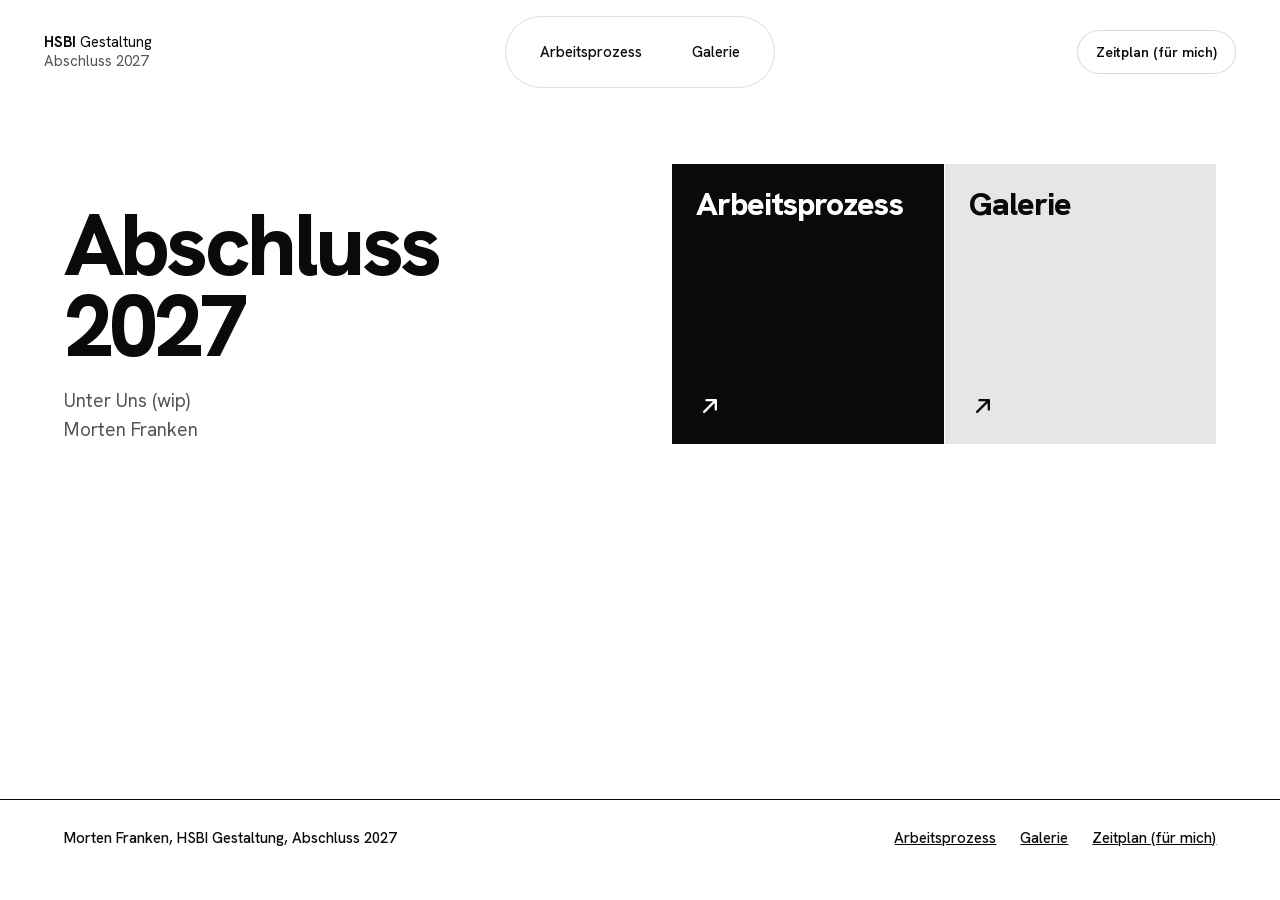
<file: index.html>
<!doctype html>
<html lang="de">
<head>
<meta charset="utf-8">
<meta name="viewport" content="width=device-width, initial-scale=1">
<title>Abschluss 2027, Morten Franken</title>
<meta name="description" content="Dokumentation der Bachelorarbeit Gestaltung von Morten Franken an der HSBI: Arbeitsprozess, Galerie und Termine.">
<meta name="author" content="Morten Franken">
<link rel="icon" href="assets/favicon.svg" type="image/svg+xml">
<link rel="stylesheet" href="assets/style.css">
</head>
<body class="pg">
<div class="nav-fix">
<header class="hdr"><div class="hdr-in">
<a class="brand" href="index.html" aria-label="Startseite, HSBI Gestaltung, Abschluss 2027"><span class="mark"><svg width="20" height="20" viewBox="0 0 24 24" fill="none" stroke="currentColor" stroke-width="1.8" stroke-linecap="round" stroke-linejoin="round" aria-hidden="true"><path d="M4 11l8-7 8 7v8a1 1 0 0 1-1 1h-4v-6H9v6H5a1 1 0 0 1-1-1z"/></svg></span><span class="brand-t"><b>HSBI</b> Gestaltung<span>Abschluss 2027</span></span></a>
<nav aria-label="Hauptnavigation"><ul class="pill"><li><a class="pi" href="arbeitsprozess.html">Arbeitsprozess</a></li><li><a class="pi" href="galerie.html">Galerie</a></li><li class="m-only"><a class="pi" href="termine.html">Zeitplan (für mich)</a></li></ul></nav>
<div class="act"><a class="chip" href="termine.html">Zeitplan (für mich)</a></div>
</div></header>

</div>
<main>
<section class="wrap hero" aria-labelledby="h1">
<div>

<h1 class="h1" id="h1">Abschluss<span class="yr">2027</span></h1>
<p class="lead">Unter Uns (wip)<br>Morten Franken</p>
</div>
<div class="tiles">
<a class="tile k" href="arbeitsprozess.html"><div><p class="tt">Arbeitsprozess</p></div><svg width="28" height="28" viewBox="0 0 24 24" fill="none" stroke="currentColor" stroke-width="2" stroke-linecap="round" stroke-linejoin="round" aria-hidden="true"><path d="M7 17L17 7M9 7h8v8"/></svg></a>
<a class="tile" href="galerie.html"><div><p class="tt">Galerie</p></div><svg width="28" height="28" viewBox="0 0 24 24" fill="none" stroke="currentColor" stroke-width="2" stroke-linecap="round" stroke-linejoin="round" aria-hidden="true"><path d="M7 17L17 7M9 7h8v8"/></svg></a>
</div>
</section>
</main>
<footer class="foot"><div class="wrap foot-in"><p>Morten Franken, HSBI Gestaltung, Abschluss 2027</p><nav class="flk" aria-label="Fußnavigation"><a href="arbeitsprozess.html">Arbeitsprozess</a><a href="galerie.html">Galerie</a><a href="termine.html">Zeitplan (für mich)</a></nav></div></footer>

</body>
</html>
</file>
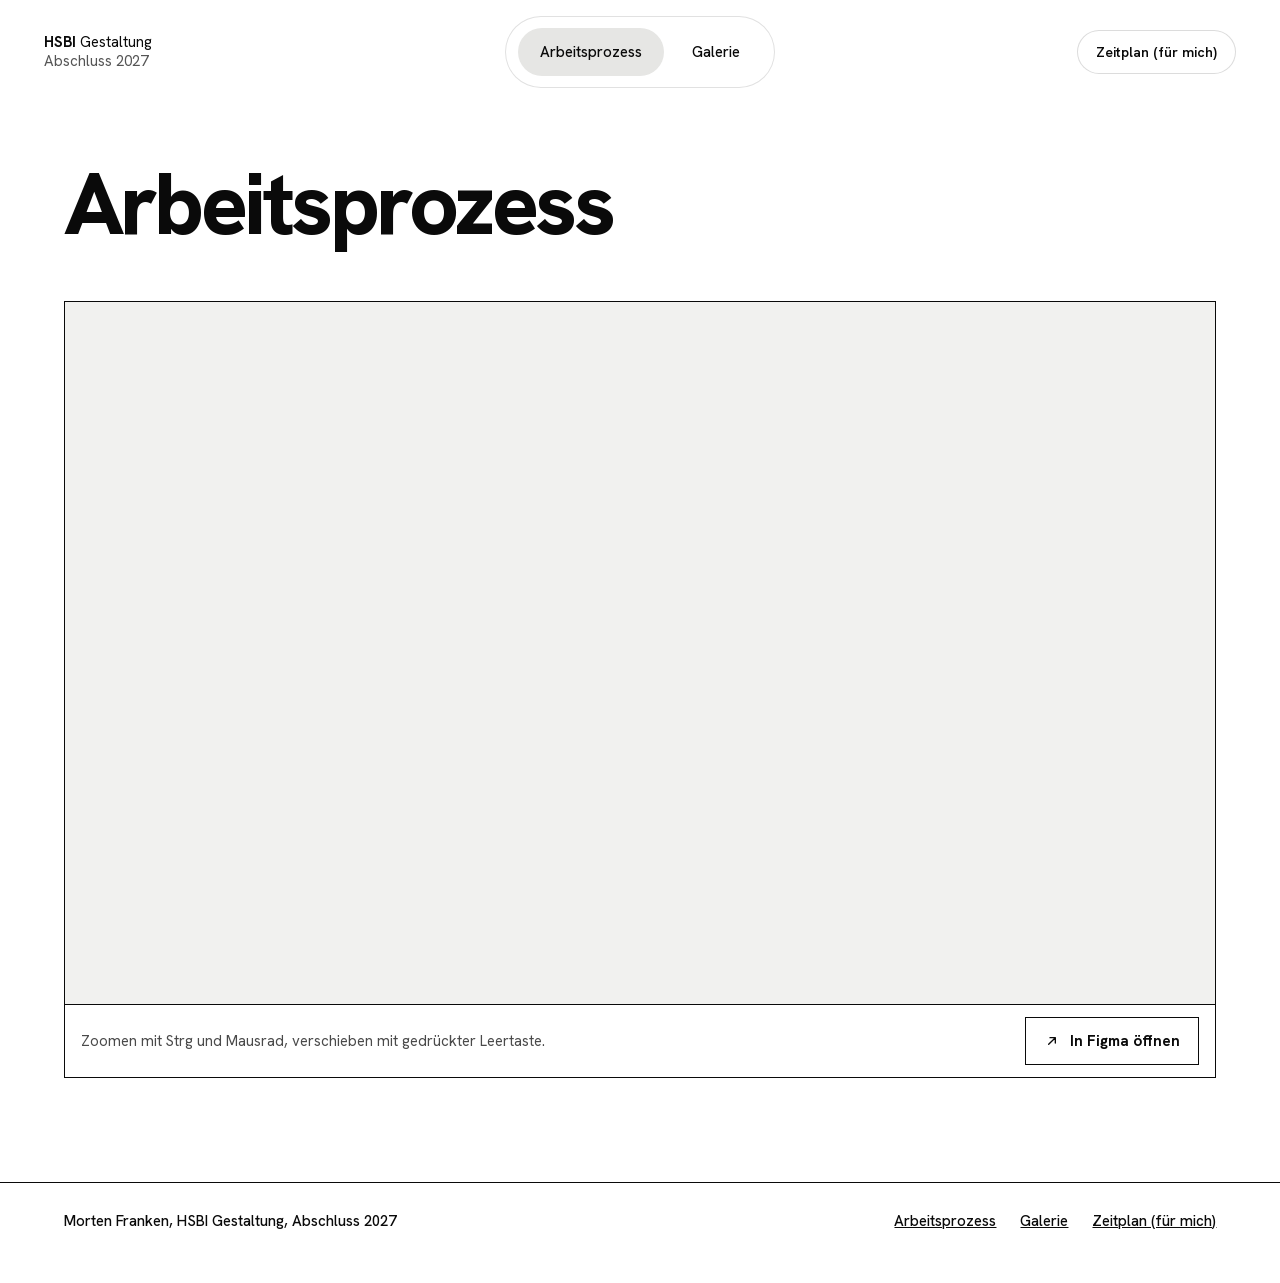
<file: arbeitsprozess.html>
<!doctype html>
<html lang="de">
<head>
<meta charset="utf-8">
<meta name="viewport" content="width=device-width, initial-scale=1">
<title>Arbeitsprozess, Morten Franken</title>
<meta name="description" content="Arbeitsprozess der Bachelorarbeit von Morten Franken.">
<meta name="author" content="Morten Franken">
<link rel="icon" href="assets/favicon.svg" type="image/svg+xml">
<link rel="stylesheet" href="assets/style.css">
</head>
<body class="pg">
<div class="nav-fix">
<header class="hdr"><div class="hdr-in">
<a class="brand" href="index.html" aria-label="Startseite, HSBI Gestaltung, Abschluss 2027"><span class="mark"><svg width="20" height="20" viewBox="0 0 24 24" fill="none" stroke="currentColor" stroke-width="1.8" stroke-linecap="round" stroke-linejoin="round" aria-hidden="true"><path d="M4 11l8-7 8 7v8a1 1 0 0 1-1 1h-4v-6H9v6H5a1 1 0 0 1-1-1z"/></svg></span><span class="brand-t"><b>HSBI</b> Gestaltung<span>Abschluss 2027</span></span></a>
<nav aria-label="Hauptnavigation"><ul class="pill"><li><a class="pi" href="arbeitsprozess.html" aria-current="page">Arbeitsprozess</a></li><li><a class="pi" href="galerie.html">Galerie</a></li><li class="m-only"><a class="pi" href="termine.html">Zeitplan (für mich)</a></li></ul></nav>
<div class="act"><a class="chip" href="termine.html">Zeitplan (für mich)</a></div>
</div></header>

</div>
<main>
<section class="wrap hero" aria-labelledby="h1"><div><h1 class="h1" id="h1">Arbeits&shy;prozess</h1></div></section>
<section class="wrap" id="figma" aria-labelledby="figma-h" style="padding-bottom:8px"> 
<div class="fig"><iframe title="Bachelorarbeit in Figma" loading="lazy" allowfullscreen src="https://embed.figma.com/design/9hA4L1HAoFILn8B7A2Mqr0/Bachelorarbeit?node-id=1-3&amp;embed-host=share"></iframe>
<div class="fig-bar"><p>Zoomen mit Strg und Mausrad, verschieben mit gedrückter Leertaste.</p><a class="btn" href="https://www.figma.com/design/9hA4L1HAoFILn8B7A2Mqr0/Bachelorarbeit?node-id=32-435" target="_blank" rel="noopener"><svg width="16" height="16" viewBox="0 0 24 24" fill="none" stroke="currentColor" stroke-width="2" stroke-linecap="round" stroke-linejoin="round" aria-hidden="true"><path d="M7 17L17 7M9 7h8v8"/></svg><span>In Figma öffnen</span></a></div></div>
</section>
</main>
<footer class="foot"><div class="wrap foot-in"><p>Morten Franken, HSBI Gestaltung, Abschluss 2027</p><nav class="flk" aria-label="Fußnavigation"><a href="arbeitsprozess.html">Arbeitsprozess</a><a href="galerie.html">Galerie</a><a href="termine.html">Zeitplan (für mich)</a></nav></div></footer>

</body>
</html>
</file>
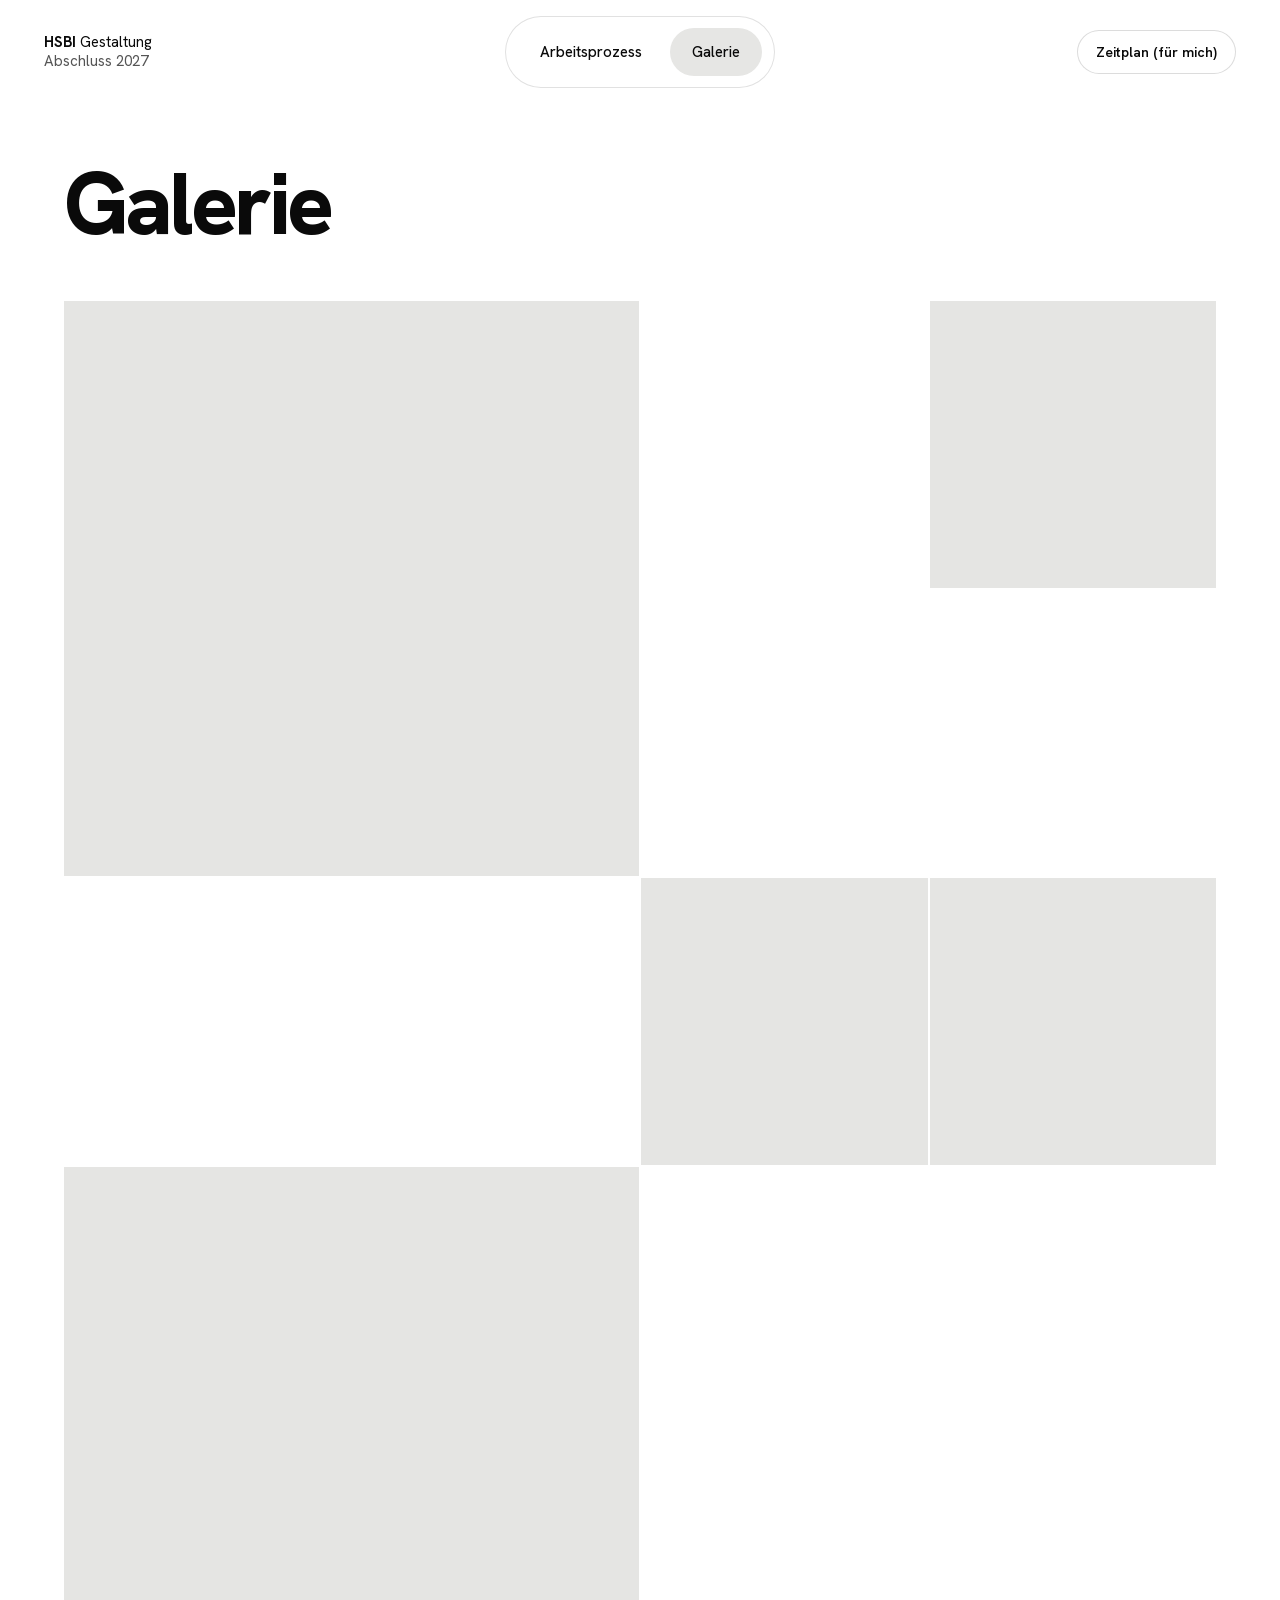
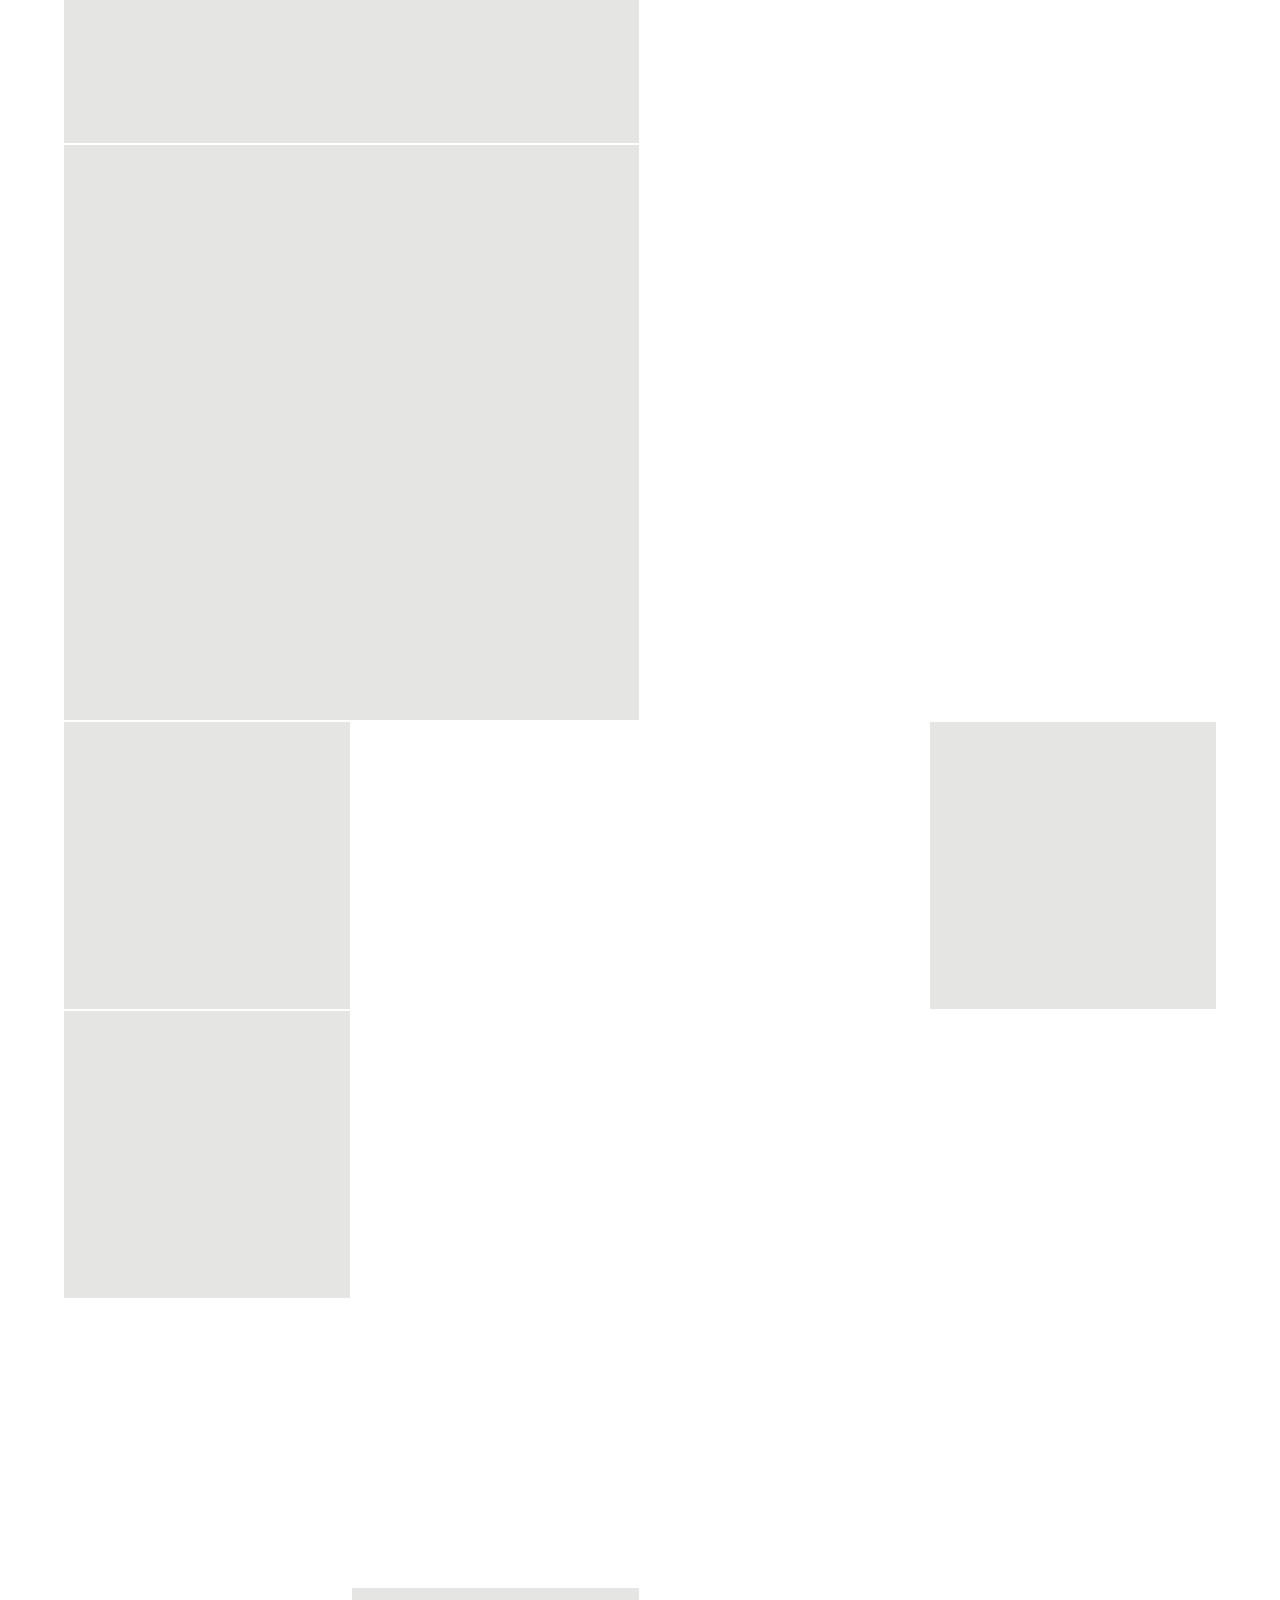
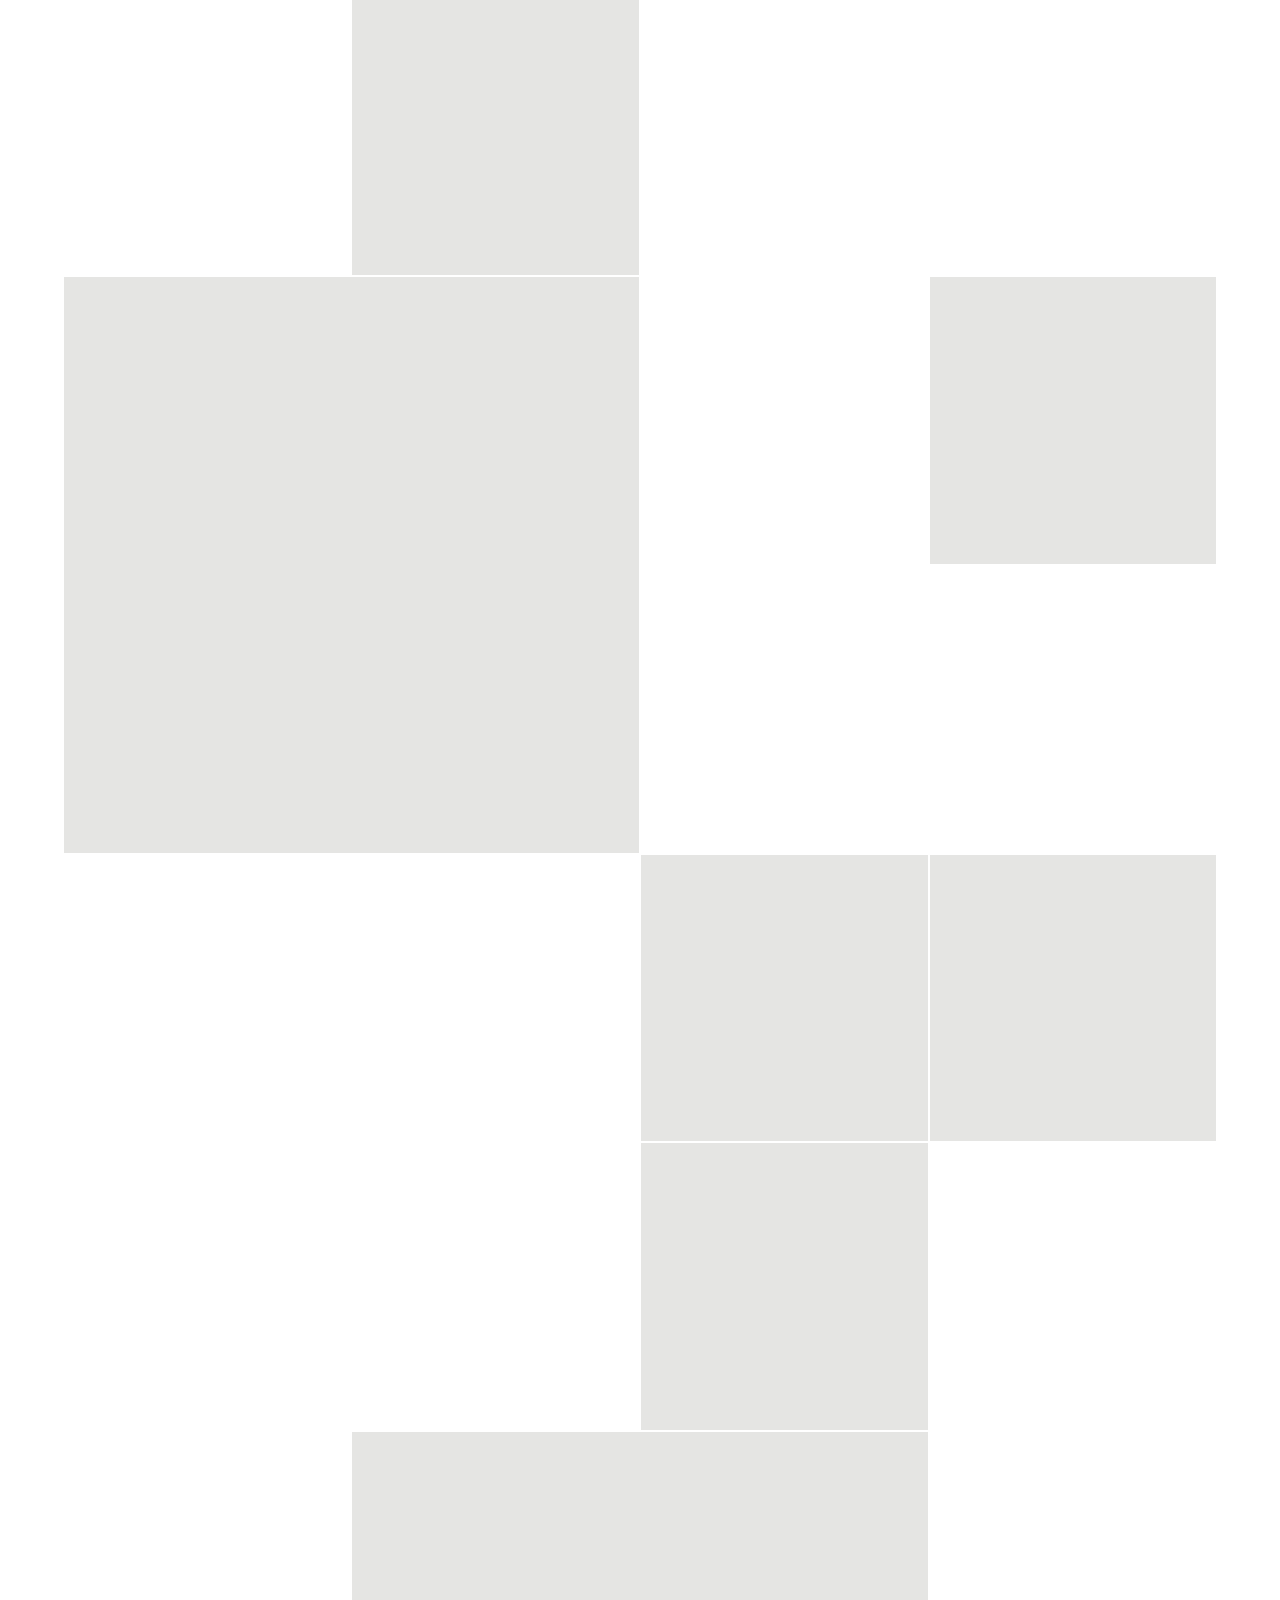
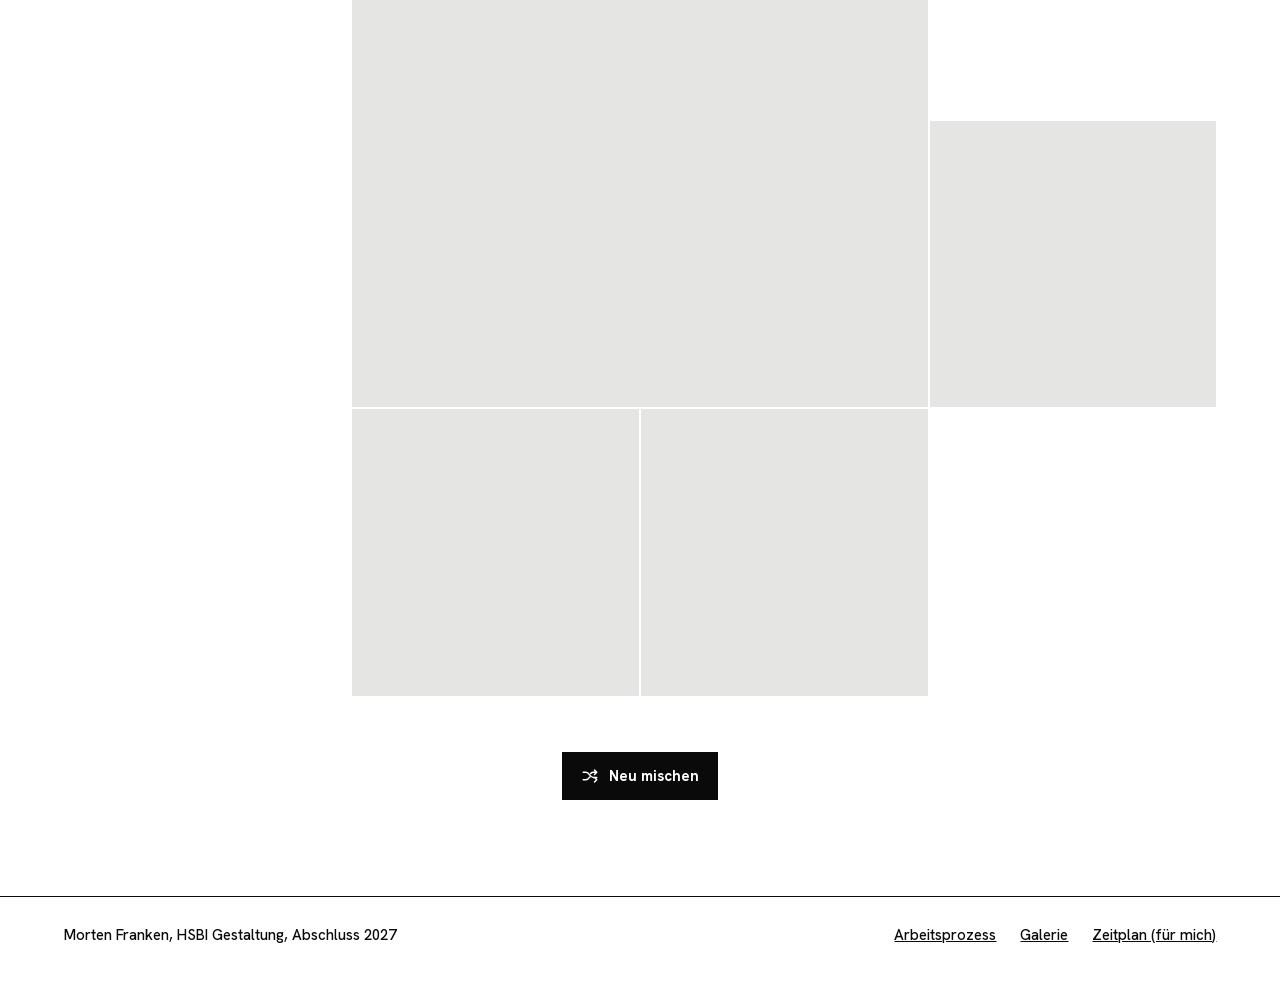
<file: galerie.html>
<!doctype html>
<html lang="de">
<head>
<meta charset="utf-8">
<meta name="viewport" content="width=device-width, initial-scale=1">
<title>Galerie, Morten Franken</title>
<meta name="description" content="Galerie der Bachelorarbeit von Morten Franken.">
<meta name="author" content="Morten Franken">
<link rel="icon" href="assets/favicon.svg" type="image/svg+xml">
<link rel="stylesheet" href="assets/style.css">
</head>
<body class="pg">
<div class="nav-fix">
<header class="hdr"><div class="hdr-in">
<a class="brand" href="index.html" aria-label="Startseite, HSBI Gestaltung, Abschluss 2027"><span class="mark"><svg width="20" height="20" viewBox="0 0 24 24" fill="none" stroke="currentColor" stroke-width="1.8" stroke-linecap="round" stroke-linejoin="round" aria-hidden="true"><path d="M4 11l8-7 8 7v8a1 1 0 0 1-1 1h-4v-6H9v6H5a1 1 0 0 1-1-1z"/></svg></span><span class="brand-t"><b>HSBI</b> Gestaltung<span>Abschluss 2027</span></span></a>
<nav aria-label="Hauptnavigation"><ul class="pill"><li><a class="pi" href="arbeitsprozess.html">Arbeitsprozess</a></li><li><a class="pi" href="galerie.html" aria-current="page">Galerie</a></li><li class="m-only"><a class="pi" href="termine.html">Zeitplan (für mich)</a></li></ul></nav>
<div class="act"><a class="chip" href="termine.html">Zeitplan (für mich)</a></div>
</div></header>

</div>
<main>
<section class="wrap hero" aria-labelledby="h1"><div><h1 class="h1" id="h1">Galerie</h1></div></section>
<section class="wrap" id="galerie" aria-label="Bilder, Platzhalter"><ul class="gal"><li class="l" style="--r:1;--c:1"></li><li class="s" style="--r:1;--c:4"></li><li class="s" style="--r:3;--c:3"></li><li class="s" style="--r:3;--c:4"></li><li class="l" style="--r:4;--c:1"></li><li class="l" style="--r:6;--c:1"></li><li class="s" style="--r:8;--c:1"></li><li class="s" style="--r:8;--c:4"></li><li class="s" style="--r:9;--c:1"></li><li class="s" style="--r:11;--c:2"></li><li class="l" style="--r:12;--c:1"></li><li class="s" style="--r:12;--c:4"></li><li class="s" style="--r:14;--c:3"></li><li class="s" style="--r:14;--c:4"></li><li class="s" style="--r:15;--c:3"></li><li class="l" style="--r:16;--c:2"></li><li class="s" style="--r:17;--c:4"></li><li class="s" style="--r:18;--c:2"></li><li class="s" style="--r:18;--c:3"></li></ul><div class="gal-act"><button class="btn pri" id="shuffle" type="button"><svg width="18" height="18" viewBox="0 0 24 24" fill="none" stroke="currentColor" stroke-width="2" stroke-linecap="round" stroke-linejoin="round" aria-hidden="true"><path d="M3 7h3.5c2.5 0 3.6 1.4 5 3.5s2.5 3.5 5 3.5H21M3 17h3.5c2.5 0 3.6-1.4 5-3.5M21 7h-4.5c-1.6 0-2.7.6-3.6 1.6M18 4l3 3-3 3M18 14l3 3-3 3"/></svg><span>Neu mischen</span></button></div></section>
</main>
<footer class="foot"><div class="wrap foot-in"><p>Morten Franken, HSBI Gestaltung, Abschluss 2027</p><nav class="flk" aria-label="Fußnavigation"><a href="arbeitsprozess.html">Arbeitsprozess</a><a href="galerie.html">Galerie</a><a href="termine.html">Zeitplan (für mich)</a></nav></div></footer>
<script src="assets/galerie.js"></script>
</body>
</html>
</file>
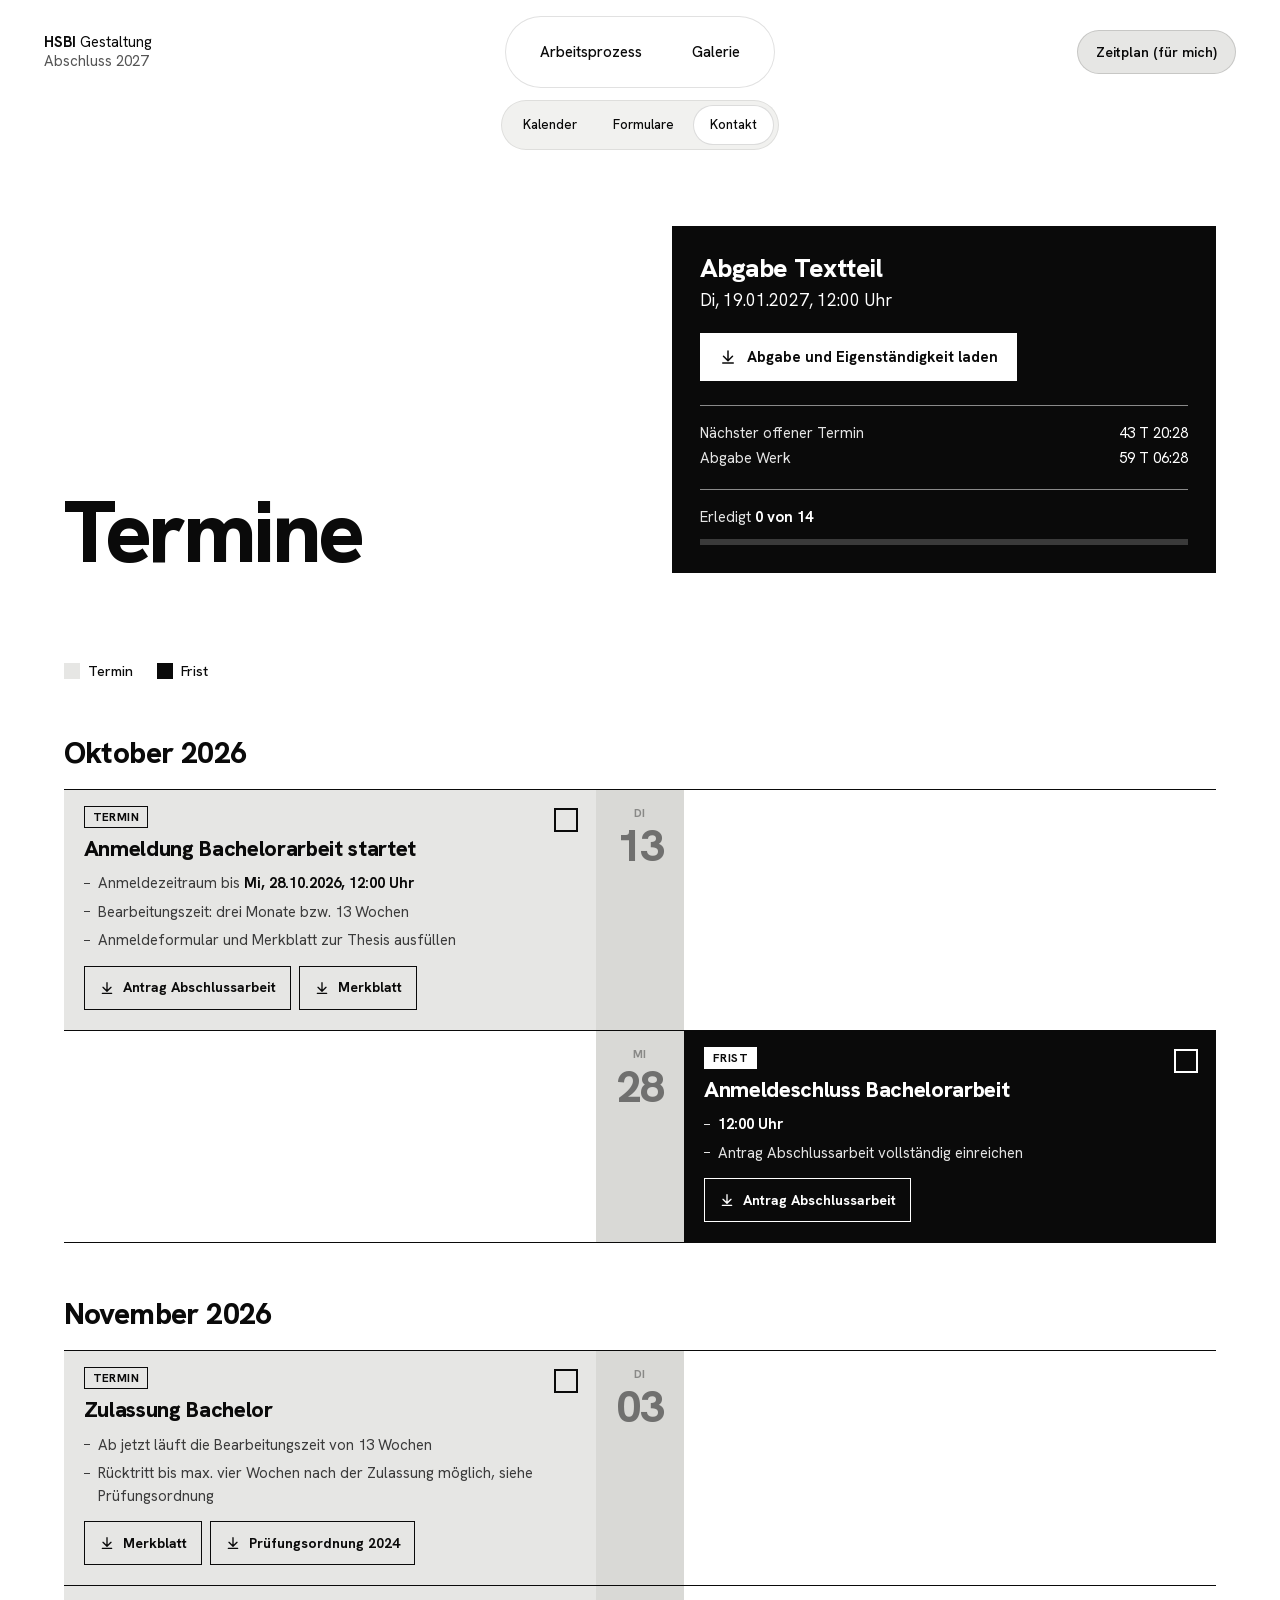
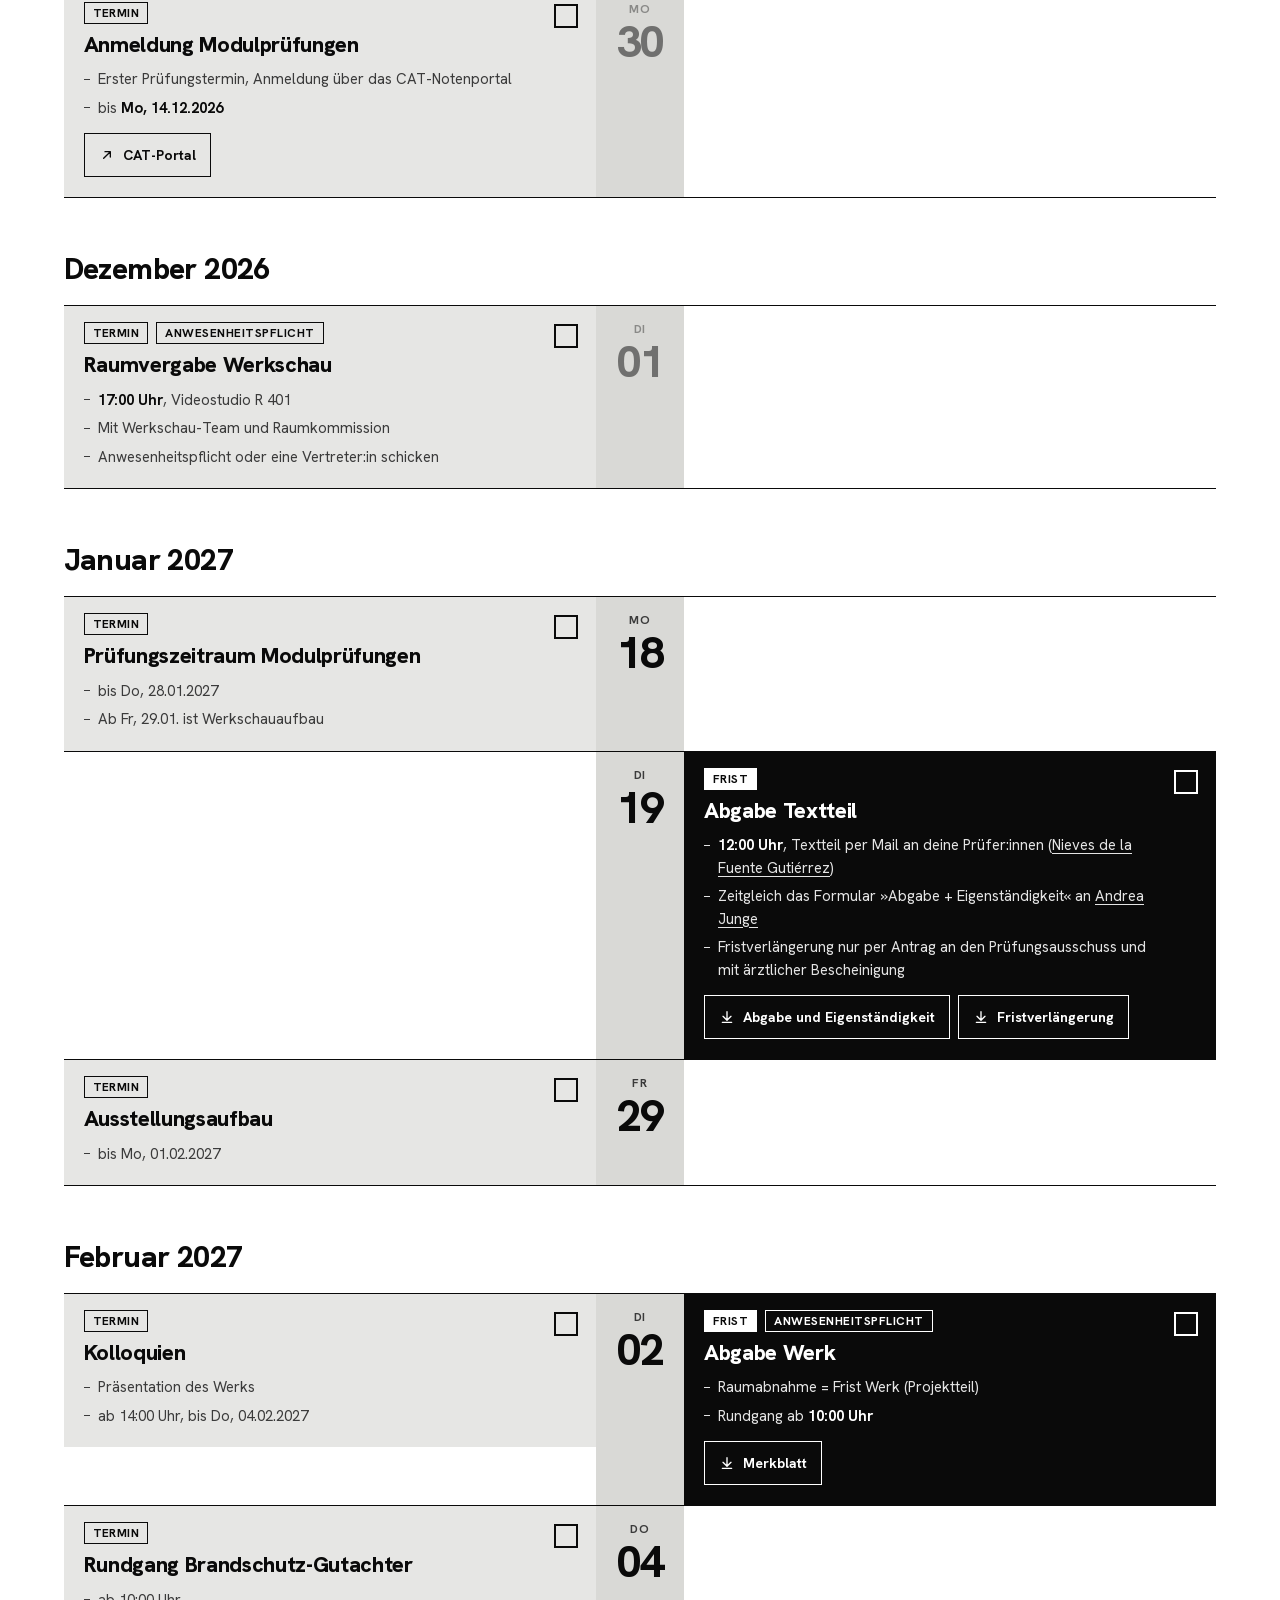
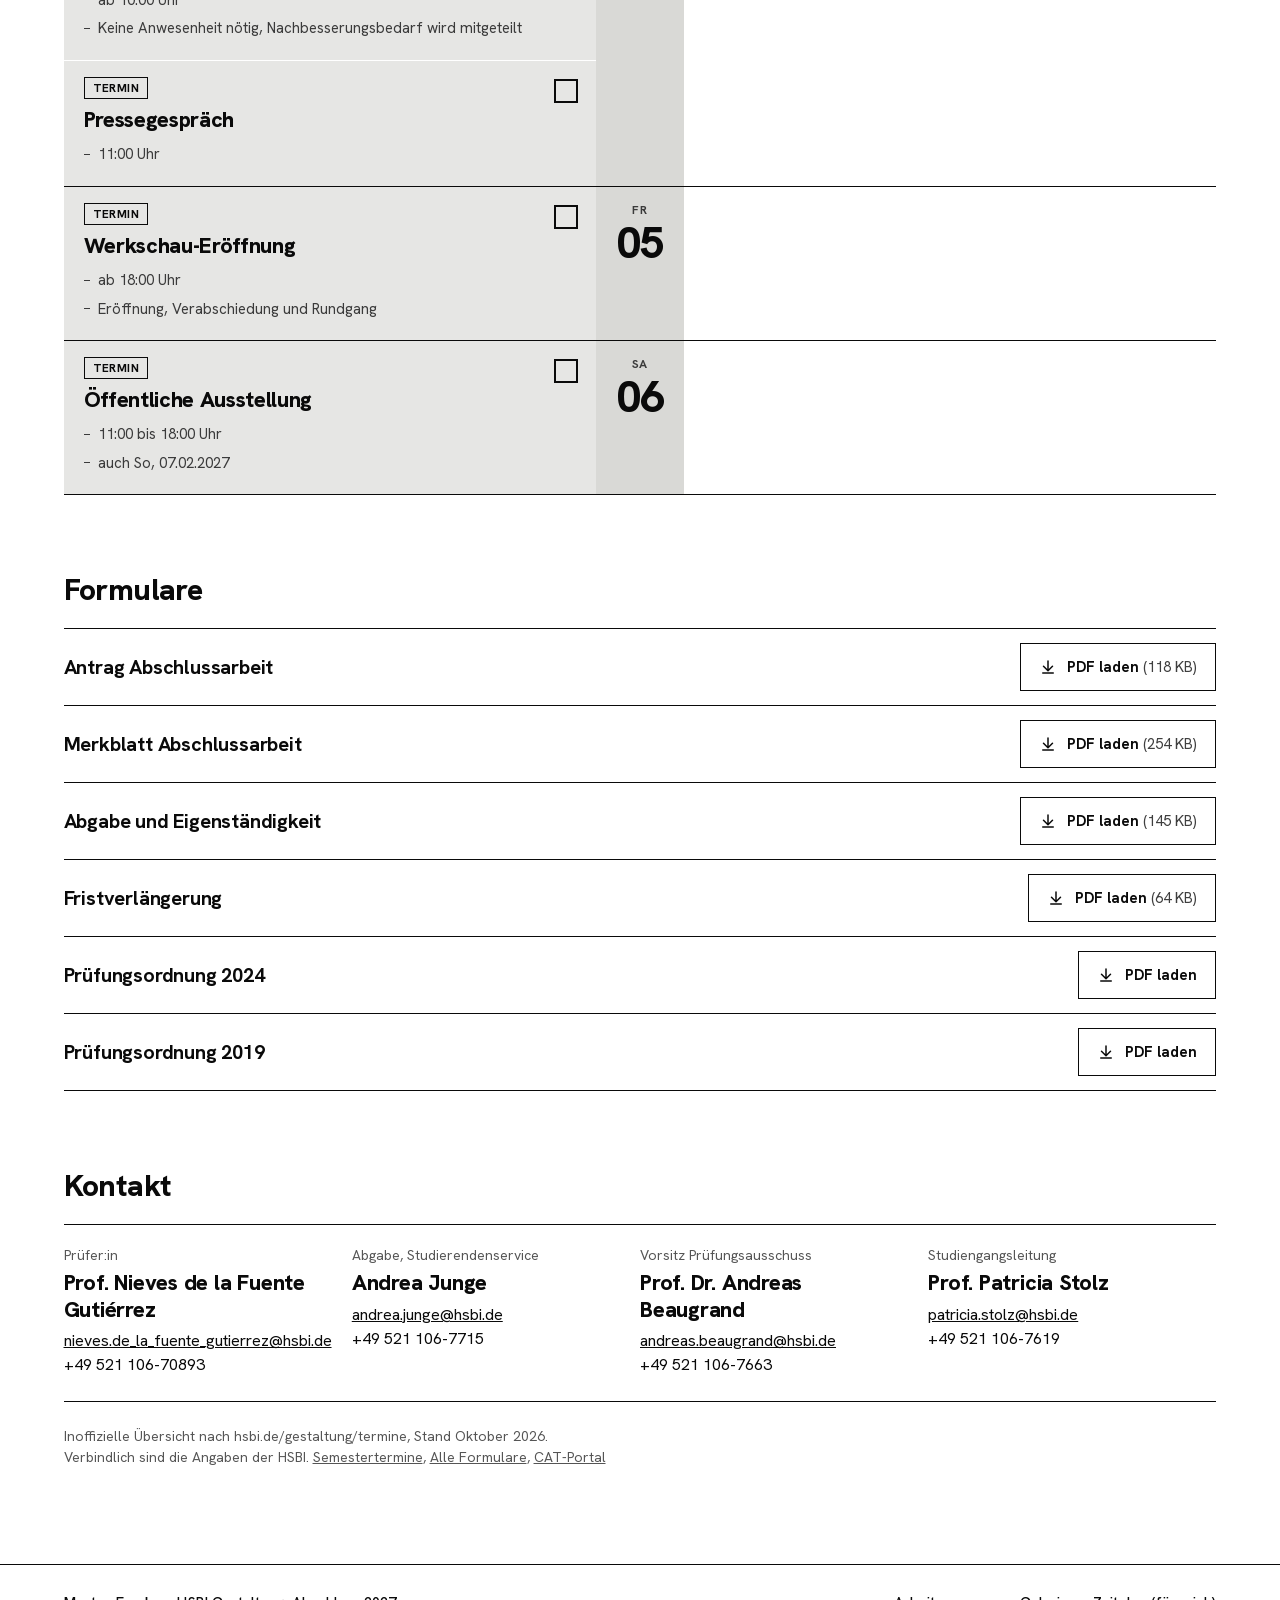
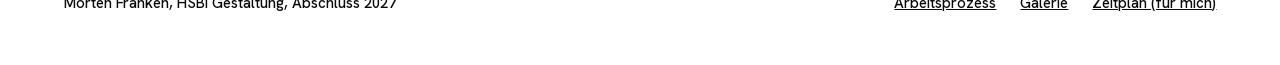
<file: termine.html>
<!doctype html>
<html lang="de">
<head>
<meta charset="utf-8">
<meta name="viewport" content="width=device-width, initial-scale=1">
<title>Termine, Morten Franken</title>
<meta name="description" content="Termine, Fristen und Formulare für die Bachelorarbeit Gestaltung an der HSBI, Abschluss Februar 2027.">
<meta name="author" content="Morten Franken">
<link rel="icon" href="assets/favicon.svg" type="image/svg+xml">
<link rel="stylesheet" href="assets/style.css">
</head>
<body class="pg">
<div class="nav-fix">
<header class="hdr"><div class="hdr-in">
<a class="brand" href="index.html" aria-label="Startseite, HSBI Gestaltung, Abschluss 2027"><span class="mark"><svg width="20" height="20" viewBox="0 0 24 24" fill="none" stroke="currentColor" stroke-width="1.8" stroke-linecap="round" stroke-linejoin="round" aria-hidden="true"><path d="M4 11l8-7 8 7v8a1 1 0 0 1-1 1h-4v-6H9v6H5a1 1 0 0 1-1-1z"/></svg></span><span class="brand-t"><b>HSBI</b> Gestaltung<span>Abschluss 2027</span></span></a>
<nav aria-label="Hauptnavigation"><ul class="pill"><li><a class="pi" href="arbeitsprozess.html">Arbeitsprozess</a></li><li><a class="pi" href="galerie.html">Galerie</a></li><li class="m-only"><a class="pi" href="termine.html" aria-current="page">Zeitplan (für mich)</a></li></ul></nav>
<div class="act"><a class="chip" href="termine.html" aria-current="page">Zeitplan (für mich)</a></div>
</div></header>
<div class="sub"><nav class="sub-in" aria-label="Abschnitte dieser Seite"><a class="si on" href="#kalender" aria-current="true">Kalender</a><a class="si" href="#formulare">Formulare</a><a class="si" href="#kontakt">Kontakt</a></nav></div>
</div>
<main>
<section class="wrap hero" aria-labelledby="h1">
<div><h1 class="h1" id="h1">Termine</h1></div>
<div class="next">
<p class="tt" id="nextTitle">&ndash;</p>
<p class="dd" id="nextDate"></p>
<a class="btn" id="nextHref" href="#" target="_blank" rel="noopener" hidden><svg width="18" height="18" viewBox="0 0 24 24" fill="none" stroke="currentColor" stroke-width="2" stroke-linecap="round" stroke-linejoin="round" aria-hidden="true"><path d="M12 4v12M6 11l6 6 6-6M5 20h14"/></svg><span>PDF laden</span></a>
<div class="timers" role="timer" aria-label="Restzeit">
<p><span class="tl">Nächster offener Termin</span><span id="tNext">&ndash;</span></p>
<p><span class="tl">Abgabe Werk</span><span id="tEnd">&ndash;</span></p>
</div>
<div class="prog">
<div class="prog-h"><span><span class="tl">Erledigt</span> <strong id="progTxt" aria-live="polite">0 von 0</strong></span>
<button class="reset" id="reset" type="button" hidden>Zurücksetzen</button></div>
<div class="bar" aria-hidden="true"><i id="progBar" style="width:0%"></i></div>
</div>
</div>
</section>
<section class="wrap" id="kalender" aria-label="Kalender">
<div class="legend"><span class="lg"><i class="sw"></i>Termin</span><span class="lg"><i class="sw f"></i>Frist</span></div>
<div id="cal"></div>
</section>
<section class="wrap" id="formulare" aria-labelledby="formulare-h" style="padding-top:72px">
<h2 class="sec-h" id="formulare-h">Formulare</h2>
<ul class="dl-list" id="forms"></ul>
</section>
<section class="wrap" id="kontakt" aria-labelledby="kontakt-h" style="padding-top:72px">
<h2 class="sec-h" id="kontakt-h">Kontakt</h2>
<div class="people">
<div class="person"><p class="r">Prüfer:in</p><p class="nm">Prof. Nieves de la Fuente Gutiérrez</p><p class="c"><a href="mailto:nieves.de_la_fuente_gutierrez@hsbi.de">nieves.de_la_fuente_gutierrez@hsbi.de</a><br>+49 521 106-70893</p></div>
<div class="person"><p class="r">Abgabe, Studierendenservice</p><p class="nm">Andrea Junge</p><p class="c"><a href="mailto:andrea.junge@hsbi.de">andrea.junge@hsbi.de</a><br>+49 521 106-7715</p></div>
<div class="person"><p class="r">Vorsitz Prüfungsausschuss</p><p class="nm">Prof. Dr. Andreas Beaugrand</p><p class="c"><a href="mailto:andreas.beaugrand@hsbi.de">andreas.beaugrand@hsbi.de</a><br>+49 521 106-7663</p></div>
<div class="person"><p class="r">Studiengangsleitung</p><p class="nm">Prof. Patricia Stolz</p><p class="c"><a href="mailto:patricia.stolz@hsbi.de">patricia.stolz@hsbi.de</a><br>+49 521 106-7619</p></div>
</div>
<p class="src">Inoffizielle Übersicht nach hsbi.de/gestaltung/termine, Stand Oktober 2026. Verbindlich sind die Angaben der HSBI. <a href="https://www.hsbi.de/gestaltung/termine" target="_blank" rel="noopener">Semestertermine</a>, <a href="https://www.hsbi.de/gestaltung/formulare" target="_blank" rel="noopener">Alle Formulare</a>, <a href="https://cat.hsbi.de/hio/pages/cs/sys/portal/hisinoneStartPage.faces" target="_blank" rel="noopener">CAT-Portal</a></p>
</section>
</main>
<footer class="foot"><div class="wrap foot-in"><p>Morten Franken, HSBI Gestaltung, Abschluss 2027</p><nav class="flk" aria-label="Fußnavigation"><a href="arbeitsprozess.html">Arbeitsprozess</a><a href="galerie.html">Galerie</a><a href="termine.html">Zeitplan (für mich)</a></nav></div></footer>
<script src="assets/termine.js"></script>
</body>
</html>
</file>
<file: assets/style.css>
@font-face{font-family:'Hanken Grotesk';font-style:normal;font-weight:400 800;font-display:swap;src:url(fonts/hanken-grotesk.woff2) format('woff2');unicode-range:U+0000-00FF,U+0131,U+0152-0153,U+02BB-02BC,U+02C6,U+02DA,U+02DC,U+0304,U+0308,U+0329,U+2000-206F,U+20AC,U+2122,U+2191,U+2193,U+2212,U+2215,U+FEFF,U+FFFD}
body{margin:0;background:#ffffff}
*{box-sizing:border-box}
.pg{display:flex;flex-direction:column;min-height:100vh;font-family:'Hanken Grotesk',Helvetica,Arial,sans-serif;color:#0a0a0a;background:#ffffff;font-size:17px;line-height:1.5;-webkit-font-smoothing:antialiased}
.pg a{color:inherit}
.pg a:focus-visible,.pg button:focus-visible{outline:2px solid #0a0a0a;outline-offset:3px}
.pg input:focus-visible + .box{outline:2px solid currentColor;outline-offset:3px}
.wrap{max-width:1240px;margin:0 auto;padding-inline:clamp(16px,3.4vw,48px)}

/* Header, Pill-Navigation, schwebend */
.nav-fix{position:sticky;top:0;z-index:50;pointer-events:none}
.nav-fix a,.nav-fix .sub-in{pointer-events:auto}
.hdr-in{display:grid;grid-template-columns:1fr auto 1fr;align-items:center;gap:16px;padding:16px clamp(16px,3.4vw,48px) 12px}
.brand{display:flex;align-items:center;justify-self:start;padding:4px 16px 4px 0;border-radius:999px;background:#ffffff;text-decoration:none}
.mark{display:grid;place-items:center;flex:none;box-sizing:border-box;width:0;height:48px;margin-right:0;overflow:hidden;opacity:0;border-radius:50%;background:#ffffff;box-shadow:inset 0 0 0 1px rgba(10,10,10,.14);transition:width 220ms cubic-bezier(.2,0,0,1),margin-right 220ms cubic-bezier(.2,0,0,1),opacity 160ms cubic-bezier(.2,0,0,1)}
.mark svg{flex:none}
.brand:hover .mark,.brand:focus-visible .mark{width:48px;margin-right:14px;opacity:1}
.brand-t{font-size:15px;line-height:1.25;font-weight:400;white-space:nowrap}
.brand-t b{font-weight:700}
.brand-t span{display:block;color:#555555}
.pill{display:flex;align-items:center;gap:6px;height:72px;margin:0;padding:0 12px;list-style:none;background:#ffffff;border:1px solid rgba(10,10,10,.12);border-radius:999px}
.pi{display:inline-flex;align-items:center;justify-content:center;min-height:48px;padding:0 22px;border-radius:999px;font-size:15px;font-weight:500;text-decoration:none;white-space:nowrap;transition:background-color 160ms cubic-bezier(.2,0,0,1)}
.pi:hover{background:#f1f1ef}
.pi[aria-current]{background:#e6e6e4}
.act{justify-self:end;display:flex;gap:8px}
.chip{display:inline-flex;align-items:center;min-height:44px;padding:0 18px;border:1px solid rgba(10,10,10,.14);border-radius:999px;background:#ffffff;font-size:14px;font-weight:600;text-decoration:none;transition:background-color 160ms cubic-bezier(.2,0,0,1)}
.chip:hover{background:#f1f1ef}
.chip[aria-current]{background:#e6e6e4}
.m-only{display:none}
section[id]{scroll-margin-top:170px}

/* Zweite Ebene, kleine Pills */
.sub{display:flex;justify-content:center;padding:0 clamp(16px,3.4vw,48px) 12px}
.sub-in{display:flex;gap:2px;max-width:100%;padding:4px;overflow-x:auto;scrollbar-width:none;background:#f1f1ef;border:1px solid rgba(10,10,10,.08);border-radius:999px}
.si{display:inline-flex;align-items:center;min-height:40px;padding:0 16px;border:1px solid transparent;border-radius:999px;font-size:13px;font-weight:500;text-decoration:none;white-space:nowrap;transition:background-color 160ms cubic-bezier(.2,0,0,1)}
.si:hover{background:#e6e6e4}
.si.on{background:#ffffff;border-color:rgba(10,10,10,.14)}

/* Hero */
.hero{display:grid;grid-template-columns:repeat(auto-fit,minmax(min(320px,100%),1fr));gap:56px 64px;align-items:end;padding-block:64px 56px}
.kick{margin:0 0 20px;font-size:15px;font-weight:500;color:#555555}
.h1{margin:0;min-width:0;font-weight:800;font-size:clamp(48px,7vw,88px);line-height:.92;letter-spacing:-.04em}
.h1 .yr{display:block;font-variant-numeric:tabular-nums}
.lead{margin:20px 0 0;max-width:46ch;font-size:19px;color:#555555}
.tiles{display:grid;grid-template-columns:repeat(auto-fit,minmax(min(240px,100%),1fr));gap:1px}
.tile{display:flex;flex-direction:column;justify-content:space-between;gap:48px;min-height:280px;padding:24px;text-decoration:none;background:#e6e6e4;transition:background-color 160ms cubic-bezier(.2,0,0,1)}
.tile:hover{background:#d9d9d6}
.tile.k{background:#0a0a0a;color:#ffffff}
.tile.k:hover{background:#2a2a2a}
.tile .tt{margin:0;font-weight:800;font-size:32px;line-height:1.05;letter-spacing:-.03em}
.tile .ts{margin:6px 0 0;font-size:15px;opacity:.78}
.tile svg{transition:transform 200ms cubic-bezier(.2,0,0,1)}
.tile:hover svg{transform:translate(3px,-3px)}

/* Naechster Termin */
.next{padding:28px;background:#0a0a0a;color:#ffffff}
.next .tt{margin:0 0 4px;font-weight:800;font-size:26px;line-height:1.15;letter-spacing:-.02em}
.next .dd{margin:0;font-size:17px}
.timers{display:grid;gap:2px;margin:24px 0 0;padding:16px 0 0;border-top:1px solid #8a8a8a;font-size:15px;font-variant-numeric:tabular-nums}
.timers p{display:flex;justify-content:space-between;gap:16px;margin:0}
.tl{color:#e4e4e4}
.prog{margin-top:20px;padding-top:16px;border-top:1px solid #8a8a8a}
.prog-h{display:flex;justify-content:space-between;align-items:center;gap:16px;font-size:15px;font-variant-numeric:tabular-nums}
.bar{height:6px;margin-top:10px;background:#3a3a3a;overflow:hidden}
.bar i{display:block;height:100%;background:#ffffff;transition:width 300ms cubic-bezier(.2,0,0,1)}
.reset{appearance:none;min-height:44px;padding:0 0 0 8px;border:0;background:none;color:#e4e4e4;font:inherit;font-size:14px;text-decoration:underline;text-underline-offset:3px;cursor:pointer}
.reset:hover{color:#ffffff}
.pg .next .reset:focus-visible,.pg .next .btn:focus-visible{outline-color:#ffffff}

/* Kalender, Kastensystem */
.legend{display:flex;flex-wrap:wrap;gap:8px 24px;padding-block:32px 0;font-size:14px;font-weight:500}
.lg{display:inline-flex;align-items:center;gap:8px}
.sw{display:inline-block;width:16px;height:16px;background:#e6e6e4}
.sw.f{background:#0a0a0a}
.cal{border-bottom:1px solid #0a0a0a}
.month{margin:0;padding:48px 0 14px;font-weight:800;font-size:clamp(22px,3vw,30px);letter-spacing:-.02em}
.day{display:grid;grid-template-columns:minmax(0,1fr) 88px minmax(0,1fr);border-top:1px solid #0a0a0a}
.sp{grid-column:2;grid-row:1;display:flex;flex-direction:column;align-items:center;gap:2px;padding:14px 0;background:#d9d9d6}
.wd{font-size:12px;font-weight:700;letter-spacing:.08em;text-transform:uppercase;color:#3b3b3b}
.num{font-weight:800;font-size:44px;line-height:1;letter-spacing:-.04em;font-variant-numeric:tabular-nums}
.cl{grid-column:1;grid-row:1;display:flex;flex-direction:column;gap:1px}
.cr{grid-column:3;grid-row:1;display:flex;flex-direction:column;gap:1px}
.day.past .num,.day.past .wd{opacity:.5}
.ev{position:relative;padding:16px 56px 20px 20px;transition:background-color 160ms cubic-bezier(.2,0,0,1)}
.ev.t{background:#e6e6e4}
.ev.f{background:#0a0a0a;color:#ffffff}
.meta{display:flex;flex-wrap:wrap;align-items:center;gap:6px 8px;margin:0 0 8px;font-size:12px;font-weight:700;letter-spacing:.04em;text-transform:uppercase}
.bdg{display:inline-block;padding:1px 8px;border:1px solid currentColor}
.ev.f .bdg.k{background:#ffffff;color:#0a0a0a;border-color:#ffffff}
.ti{margin:0;font-weight:800;font-size:22px;line-height:1.2;letter-spacing:-.015em}
.info{display:grid;gap:6px;max-width:60ch;margin:10px 0 0;padding:0;list-style:none;font-size:15px;font-variant-numeric:tabular-nums}
.ev.t .info{color:#3b3b3b}
.ev.f .info{color:#e4e4e4}
.info li{position:relative;padding-left:14px}
.info li::before{content:"";position:absolute;left:0;top:.7em;width:6px;height:1px;background:currentColor}
.info strong{font-weight:700}
.ev.t .info strong{color:#0a0a0a}
.ev.f .info strong{color:#ffffff}
.info a{text-decoration:underline;text-underline-offset:3px}
.dls{display:flex;flex-wrap:wrap;gap:8px;margin-top:14px}
.dl{display:inline-flex;align-items:center;gap:8px;min-height:44px;padding:0 14px;border:1px solid currentColor;font-weight:700;font-size:14px;text-decoration:none;color:inherit;transition:background-color 160ms cubic-bezier(.2,0,0,1),color 160ms cubic-bezier(.2,0,0,1)}
.ev.t .dl:hover{background:#0a0a0a;color:#ffffff}
.ev.f .dl:hover{background:#ffffff;color:#0a0a0a}
.ev.f .dl:focus-visible,.ev.f a:focus-visible{outline-color:#ffffff}
.ck{position:absolute;top:8px;right:8px;display:grid;place-items:center;width:44px;height:44px;cursor:pointer;touch-action:manipulation}
.ck input{position:absolute;inset:0;margin:0;opacity:0;cursor:pointer}
.ck .box{display:grid;place-items:center;width:24px;height:24px;border:2px solid currentColor;transition:background-color 160ms cubic-bezier(.2,0,0,1)}
.ck .box svg{opacity:0;transform:scale(.6);transition:opacity 160ms cubic-bezier(.2,0,0,1),transform 200ms cubic-bezier(.2,0,0,1)}
.ck input:checked + .box{background:currentColor}
.ck input:checked + .box svg{opacity:1;transform:none}
.ev.t .ck .box svg{color:#e6e6e4}
.ev.f .ck .box svg{color:#0a0a0a}
.ev.done{background:#ffffff !important;color:#0a0a0a;box-shadow:inset 0 0 0 1px #0a0a0a}
.ev.done .ti{text-decoration:line-through;text-decoration-thickness:2px;color:#555555}
.ev.done .info,.ev.done .info strong{color:#555555}
.ev.done .ck .box svg{color:#ffffff}
.ev.done .bdg.k{background:transparent;color:#0a0a0a;border-color:#0a0a0a}
.ev.done .dl:hover{background:#0a0a0a;color:#ffffff}

/* Platzhalter */
.ev.ph{background:#ffffff;outline:1px dashed #0a0a0a;outline-offset:-1px}
.ev.f.ph{background:#0a0a0a;outline-color:#ffffff;outline-offset:-5px}
.ev.ph .ti{font-weight:700}
.day.ph .num,.day.ph .wd{opacity:.5}

/* Galerie */
.grid{display:grid;grid-template-columns:repeat(auto-fit,minmax(min(280px,100%),1fr));gap:1px;border-top:1px solid #0a0a0a}
.gi{display:flex;flex-direction:column;background:#e6e6e4}
.gi-img{display:grid;place-items:center;aspect-ratio:4/3;background:#d9d9d6;font-size:14px;font-weight:500;color:#3b3b3b}
.gi-b{padding:16px 20px 20px}
.gi-b .ti{font-size:20px;font-weight:700}

/* Formulare, Kontakt */
.fig{margin:0 0 0;border:1px solid #0a0a0a;background:#f1f1ef}
.fig iframe{display:block;width:100%;height:min(78vh,820px);min-height:420px;border:0;background:#f1f1ef}
.fig-bar{display:flex;flex-wrap:wrap;gap:12px 24px;align-items:center;justify-content:space-between;padding:12px 16px;border-top:1px solid #0a0a0a;background:#ffffff;font-size:15px}
.fig-bar p{margin:0;color:#4a4a4a}
#galerie{container-type:inline-size}
.gal{--g:2px;display:grid;grid-template-columns:repeat(4,1fr);grid-auto-rows:calc((100cqw - 3 * var(--g)) / 4);gap:var(--g);margin:0;padding:0;list-style:none}
.gal li{background:#e5e5e3;min-width:0;grid-column:var(--c) / span 1;grid-row:var(--r) / span 1}
.gal .l{grid-column:var(--c) / span 2;grid-row:var(--r) / span 2}
.gal-act{display:flex;justify-content:center;padding-top:56px}
.btn.pri{background:#0a0a0a;color:#ffffff;border-color:#0a0a0a;cursor:pointer;font-family:inherit}
.btn.pri:hover{background:#ffffff;color:#0a0a0a}
@media (max-width:720px){.gal{grid-template-columns:repeat(2,1fr);grid-auto-rows:calc((100cqw - var(--g)) / 2);grid-auto-flow:dense}
.gal li{grid-column:auto / span 1;grid-row:auto / span 1}.gal .l{grid-column:1 / span 2;grid-row:auto / span 2}}
.sec-h{margin:0 0 16px;font-weight:800;font-size:clamp(22px,3vw,30px);letter-spacing:-.02em}
.dl-list{margin:0;padding:0;list-style:none;border-bottom:1px solid #0a0a0a}
.dl-item{display:grid;grid-template-columns:minmax(0,1fr) auto;gap:8px 24px;align-items:center;padding:14px 0;border-top:1px solid #0a0a0a}
.dl-item .n{margin:0;font-weight:700;font-size:20px;letter-spacing:-.01em;line-height:1.25}
.btn{display:inline-flex;align-items:center;gap:10px;min-height:48px;padding:0 18px;border:1px solid #0a0a0a;background:#ffffff;color:#0a0a0a;font-weight:700;font-size:15px;text-decoration:none;white-space:nowrap;transition:background-color 160ms cubic-bezier(.2,0,0,1),color 160ms cubic-bezier(.2,0,0,1)}
.btn:hover{background:#0a0a0a;color:#ffffff}
.btn:active{transform:scale(.98)}
.pg .next .btn{margin-top:20px;border-color:#ffffff;background:#ffffff;color:#0a0a0a}
.pg .next .btn:hover{background:#0a0a0a;color:#ffffff;border-color:#ffffff}
.sz{font-weight:400;opacity:.78}
.people{display:grid;grid-template-columns:repeat(auto-fit,minmax(min(240px,100%),1fr));border-top:1px solid #0a0a0a}
.person{padding:20px 20px 24px 0;border-bottom:1px solid #0a0a0a}
.person .r{margin:0 0 4px;font-size:14px;color:#555555}
.person .nm{margin:0;font-weight:800;font-size:22px;line-height:1.2;letter-spacing:-.01em}
.person .c{margin:6px 0 0;font-size:16px;overflow-wrap:anywhere}
.src{margin:24px 0 0;max-width:68ch;font-size:14px;color:#555555}

/* Footer */
.pg main{flex:1 0 auto;width:100%;margin-bottom:96px}
.foot{margin-top:auto;padding-block:16px 40px;border-top:1px solid #0a0a0a;font-size:15px}
.foot-in{display:flex;flex-wrap:wrap;justify-content:space-between;align-items:center;gap:4px 32px}
.foot-in p{margin:0;font-weight:500}
.flk{display:flex;flex-wrap:wrap;gap:4px 24px}
.flk a{display:inline-flex;align-items:center;min-height:44px;font-weight:500}

@keyframes rise{from{opacity:0;transform:translateY(8px)}to{opacity:1;transform:none}}
@media (max-width:820px){
  .hdr-in{grid-template-columns:auto minmax(0,1fr);gap:12px}
  .brand-t,.act{display:none}
  .brand{padding:0;background:none}
  .mark{width:48px;margin-right:0;opacity:1}
  .pill{height:64px;padding:0 8px;justify-self:stretch;justify-content:space-between;gap:2px}
  .pill li{display:flex;flex:1}
  .pi{flex:1;padding:0 8px;font-size:14px}
  .m-only{display:flex}
  .m-only .pi{color:#555555}
}
@media (max-width:720px){
  .day{grid-template-columns:64px minmax(0,1fr)}
  .sp{grid-column:1;grid-row:1 / span 2}
  .cl{grid-column:2;grid-row:1}
  .cr{grid-column:2;grid-row:2}
  .num{font-size:34px}
  .ev{padding:14px 52px 18px 14px}
  .ti{font-size:20px}
  .dl-item{grid-template-columns:minmax(0,1fr)}
  .dl-item .btn{width:100%;justify-content:center}
  .hero{padding-block:40px}
}
@media (prefers-reduced-motion:reduce){*,*::before,*::after{animation:none !important;transition:none !important}}
.sr{position:absolute;width:1px;height:1px;margin:-1px;overflow:hidden;clip:rect(0 0 0 0);white-space:nowrap}
</file>
